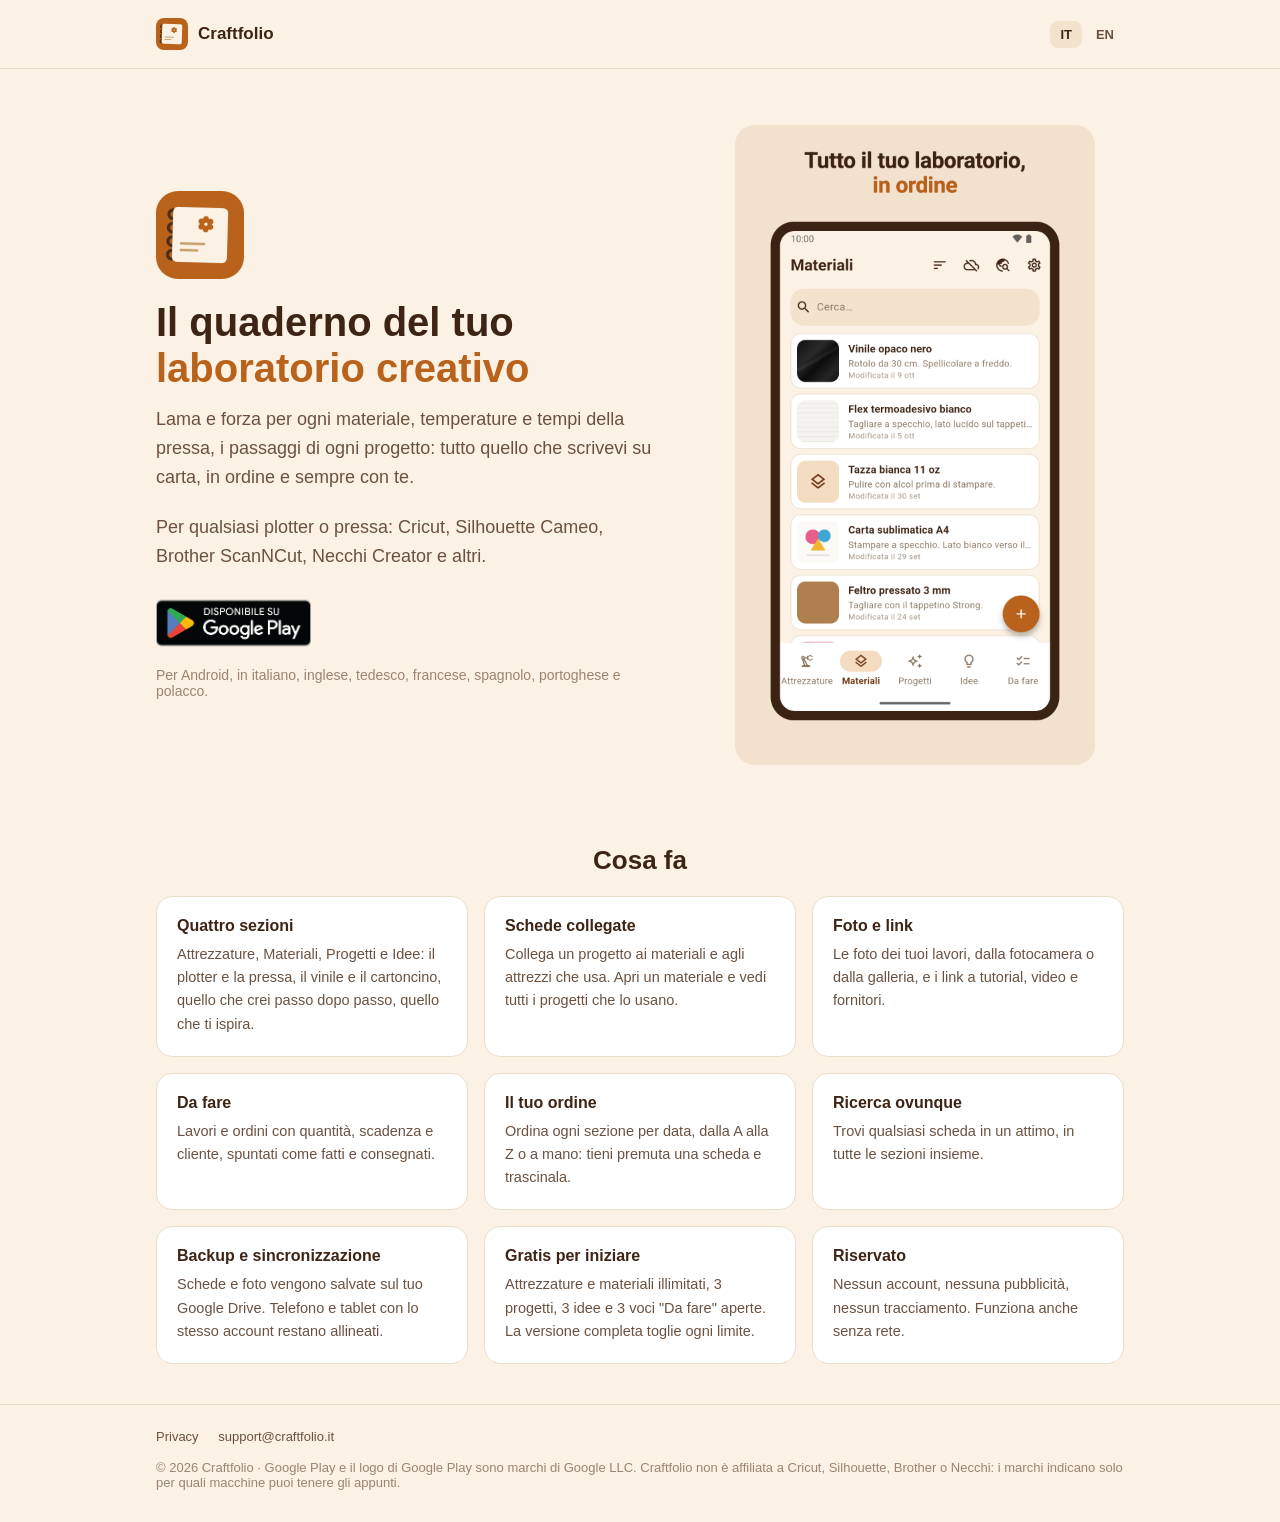
<file: index.html>
<!doctype html>
<html lang="it">
<head>
<meta charset="utf-8">
<meta name="viewport" content="width=device-width, initial-scale=1">
<title>Craftfolio — Impostazioni di plotter da taglio e pressa, il quaderno del tuo laboratorio</title>
<meta name="description" content="Craftfolio è l'app Android per gli appunti di chi usa plotter da taglio e pressa: impostazioni di lama e pressa per vinile, sublimazione e flex, materiali, progetti e idee collegati tra loro, lista "Da fare", foto, ricerca e backup su Google Drive che sincronizza telefono e tablet.">
<link rel="icon" href="assets/icon.png">
<link rel="stylesheet" href="assets/style.css">
</head>
<body>

<header class="site">
  <div class="wrap">
    <a class="brand" href="">
      <img src="assets/icon.png" alt="">
      Craftfolio
    </a>
    <nav class="lang-switch">
      <a href="" class="active">IT</a>
      <a href="en/">EN</a>
    </nav>
  </div>
</header>

<section class="hero">
  <div class="wrap">
    <div>
      <img class="icon" src="assets/icon.png" alt="">
      <h1>Il quaderno del tuo <span>laboratorio creativo</span></h1>
      <p class="sub">Lama e forza per ogni materiale, temperature e tempi della pressa, i passaggi di ogni progetto: tutto quello che scrivevi su carta, in ordine e sempre con te.</p>
      <p class="sub">Per qualsiasi plotter o pressa: Cricut, Silhouette Cameo, Brother ScanNCut, Necchi Creator e altri.</p>
      <a class="store-badge" href="https://play.google.com/store/apps/details?id=it.craftfolio.app"><img src="assets/google_play_it.png" alt="Disponibile su Google Play"></a>
      <p class="store-note">Per Android, in italiano, inglese, tedesco, francese, spagnolo, portoghese e polacco.</p>
    </div>
    <div class="shot"><img src="assets/screen_materials_it.png" alt="Elenco dei materiali in Craftfolio"></div>
  </div>
</section>

<section>
  <div class="wrap">
    <h2>Cosa fa</h2>
    <div class="grid">
      <div class="card"><h3>Quattro sezioni</h3><p>Attrezzature, Materiali, Progetti e Idee: il plotter e la pressa, il vinile e il cartoncino, quello che crei passo dopo passo, quello che ti ispira.</p></div>
      <div class="card"><h3>Schede collegate</h3><p>Collega un progetto ai materiali e agli attrezzi che usa. Apri un materiale e vedi tutti i progetti che lo usano.</p></div>
      <div class="card"><h3>Foto e link</h3><p>Le foto dei tuoi lavori, dalla fotocamera o dalla galleria, e i link a tutorial, video e fornitori.</p></div>
      <div class="card"><h3>Da fare</h3><p>Lavori e ordini con quantità, scadenza e cliente, spuntati come fatti e consegnati.</p></div>
      <div class="card"><h3>Il tuo ordine</h3><p>Ordina ogni sezione per data, dalla A alla Z o a mano: tieni premuta una scheda e trascinala.</p></div>
      <div class="card"><h3>Ricerca ovunque</h3><p>Trovi qualsiasi scheda in un attimo, in tutte le sezioni insieme.</p></div>
      <div class="card"><h3>Backup e sincronizzazione</h3><p>Schede e foto vengono salvate sul tuo Google Drive. Telefono e tablet con lo stesso account restano allineati.</p></div>
      <div class="card"><h3>Gratis per iniziare</h3><p>Attrezzature e materiali illimitati, 3 progetti, 3 idee e 3 voci "Da fare" aperte. La versione completa toglie ogni limite.</p></div>
      <div class="card"><h3>Riservato</h3><p>Nessun account, nessuna pubblicità, nessun tracciamento. Funziona anche senza rete.</p></div>
    </div>
  </div>
</section>

<footer class="site">
  <div class="wrap">
    <div>
      <a href="privacy/">Privacy</a>
      <a href="mailto:support@craftfolio.it">support@craftfolio.it</a>
    </div>
    <div>© 2026 Craftfolio · Google Play e il logo di Google Play sono marchi di Google LLC. Craftfolio non è affiliata a Cricut, Silhouette, Brother o Necchi: i marchi indicano solo per quali macchine puoi tenere gli appunti.</div>
  </div>
</footer>

</body>
</html>
</file>
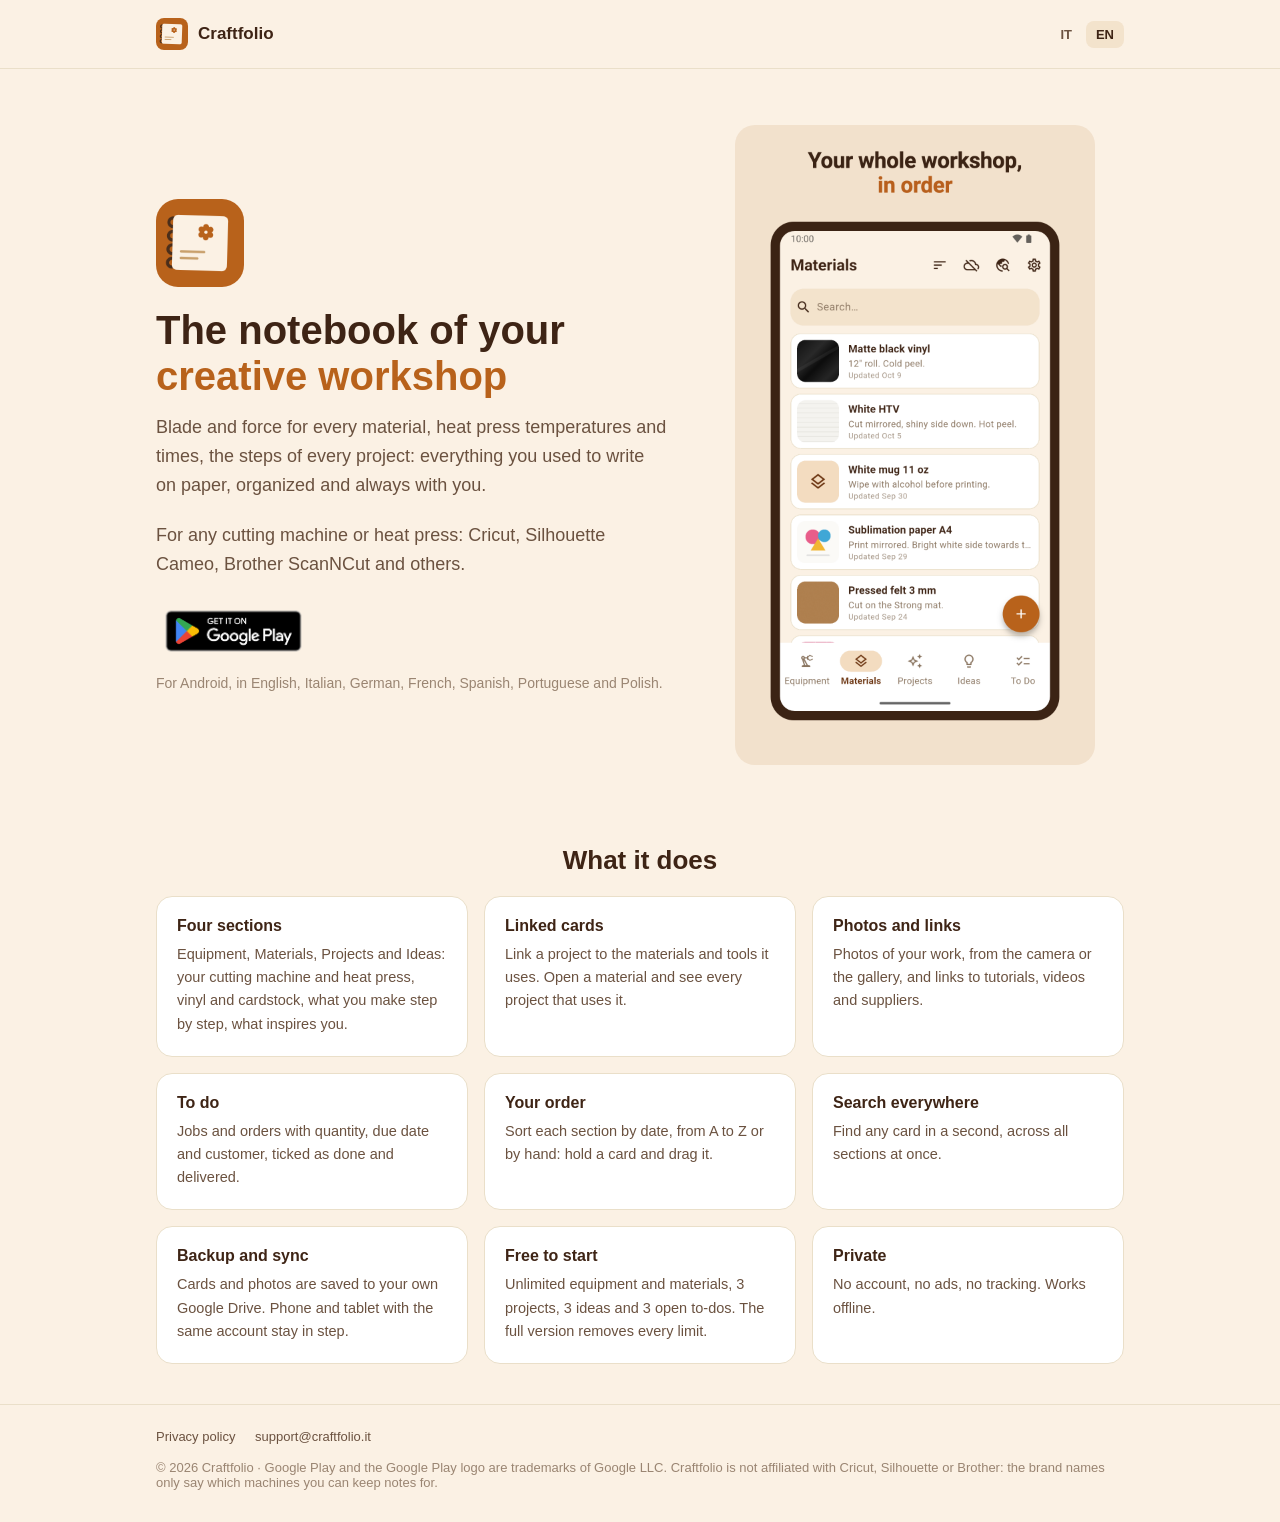
<file: en/index.html>
<!doctype html>
<html lang="en">
<head>
<meta charset="utf-8">
<meta name="viewport" content="width=device-width, initial-scale=1">
<title>Craftfolio — Vinyl cut settings and heat press notes for your craft room</title>
<meta name="description" content="Craftfolio is the Android notebook for cutting machine and heat press crafters: blade and heat press settings for vinyl, sublimation and HTV, linked materials, projects and ideas, a to-do list, photos, search and Google Drive backup that syncs phone and tablet.">
<link rel="icon" href="../assets/icon.png">
<link rel="stylesheet" href="../assets/style.css">
</head>
<body>

<header class="site">
  <div class="wrap">
    <a class="brand" href="../en/">
      <img src="../assets/icon.png" alt="">
      Craftfolio
    </a>
    <nav class="lang-switch">
      <a href="../">IT</a>
      <a href="../en/" class="active">EN</a>
    </nav>
  </div>
</header>

<section class="hero">
  <div class="wrap">
    <div>
      <img class="icon" src="../assets/icon.png" alt="">
      <h1>The notebook of your <span>creative workshop</span></h1>
      <p class="sub">Blade and force for every material, heat press temperatures and times, the steps of every project: everything you used to write on paper, organized and always with you.</p>
      <p class="sub">For any cutting machine or heat press: Cricut, Silhouette Cameo, Brother ScanNCut and others.</p>
      <a class="store-badge" href="https://play.google.com/store/apps/details?id=it.craftfolio.app"><img src="../assets/google_play_en.png" alt="Get it on Google Play"></a>
      <p class="store-note">For Android, in English, Italian, German, French, Spanish, Portuguese and Polish.</p>
    </div>
    <div class="shot"><img src="../assets/screen_materials_en.png" alt="Materials list in Craftfolio"></div>
  </div>
</section>

<section>
  <div class="wrap">
    <h2>What it does</h2>
    <div class="grid">
      <div class="card"><h3>Four sections</h3><p>Equipment, Materials, Projects and Ideas: your cutting machine and heat press, vinyl and cardstock, what you make step by step, what inspires you.</p></div>
      <div class="card"><h3>Linked cards</h3><p>Link a project to the materials and tools it uses. Open a material and see every project that uses it.</p></div>
      <div class="card"><h3>Photos and links</h3><p>Photos of your work, from the camera or the gallery, and links to tutorials, videos and suppliers.</p></div>
      <div class="card"><h3>To do</h3><p>Jobs and orders with quantity, due date and customer, ticked as done and delivered.</p></div>
      <div class="card"><h3>Your order</h3><p>Sort each section by date, from A to Z or by hand: hold a card and drag it.</p></div>
      <div class="card"><h3>Search everywhere</h3><p>Find any card in a second, across all sections at once.</p></div>
      <div class="card"><h3>Backup and sync</h3><p>Cards and photos are saved to your own Google Drive. Phone and tablet with the same account stay in step.</p></div>
      <div class="card"><h3>Free to start</h3><p>Unlimited equipment and materials, 3 projects, 3 ideas and 3 open to-dos. The full version removes every limit.</p></div>
      <div class="card"><h3>Private</h3><p>No account, no ads, no tracking. Works offline.</p></div>
    </div>
  </div>
</section>

<footer class="site">
  <div class="wrap">
    <div>
      <a href="../privacy/">Privacy policy</a>
      <a href="mailto:support@craftfolio.it">support@craftfolio.it</a>
    </div>
    <div>© 2026 Craftfolio · Google Play and the Google Play logo are trademarks of Google LLC. Craftfolio is not affiliated with Cricut, Silhouette or Brother: the brand names only say which machines you can keep notes for.</div>
  </div>
</footer>

</body>
</html>
</file>
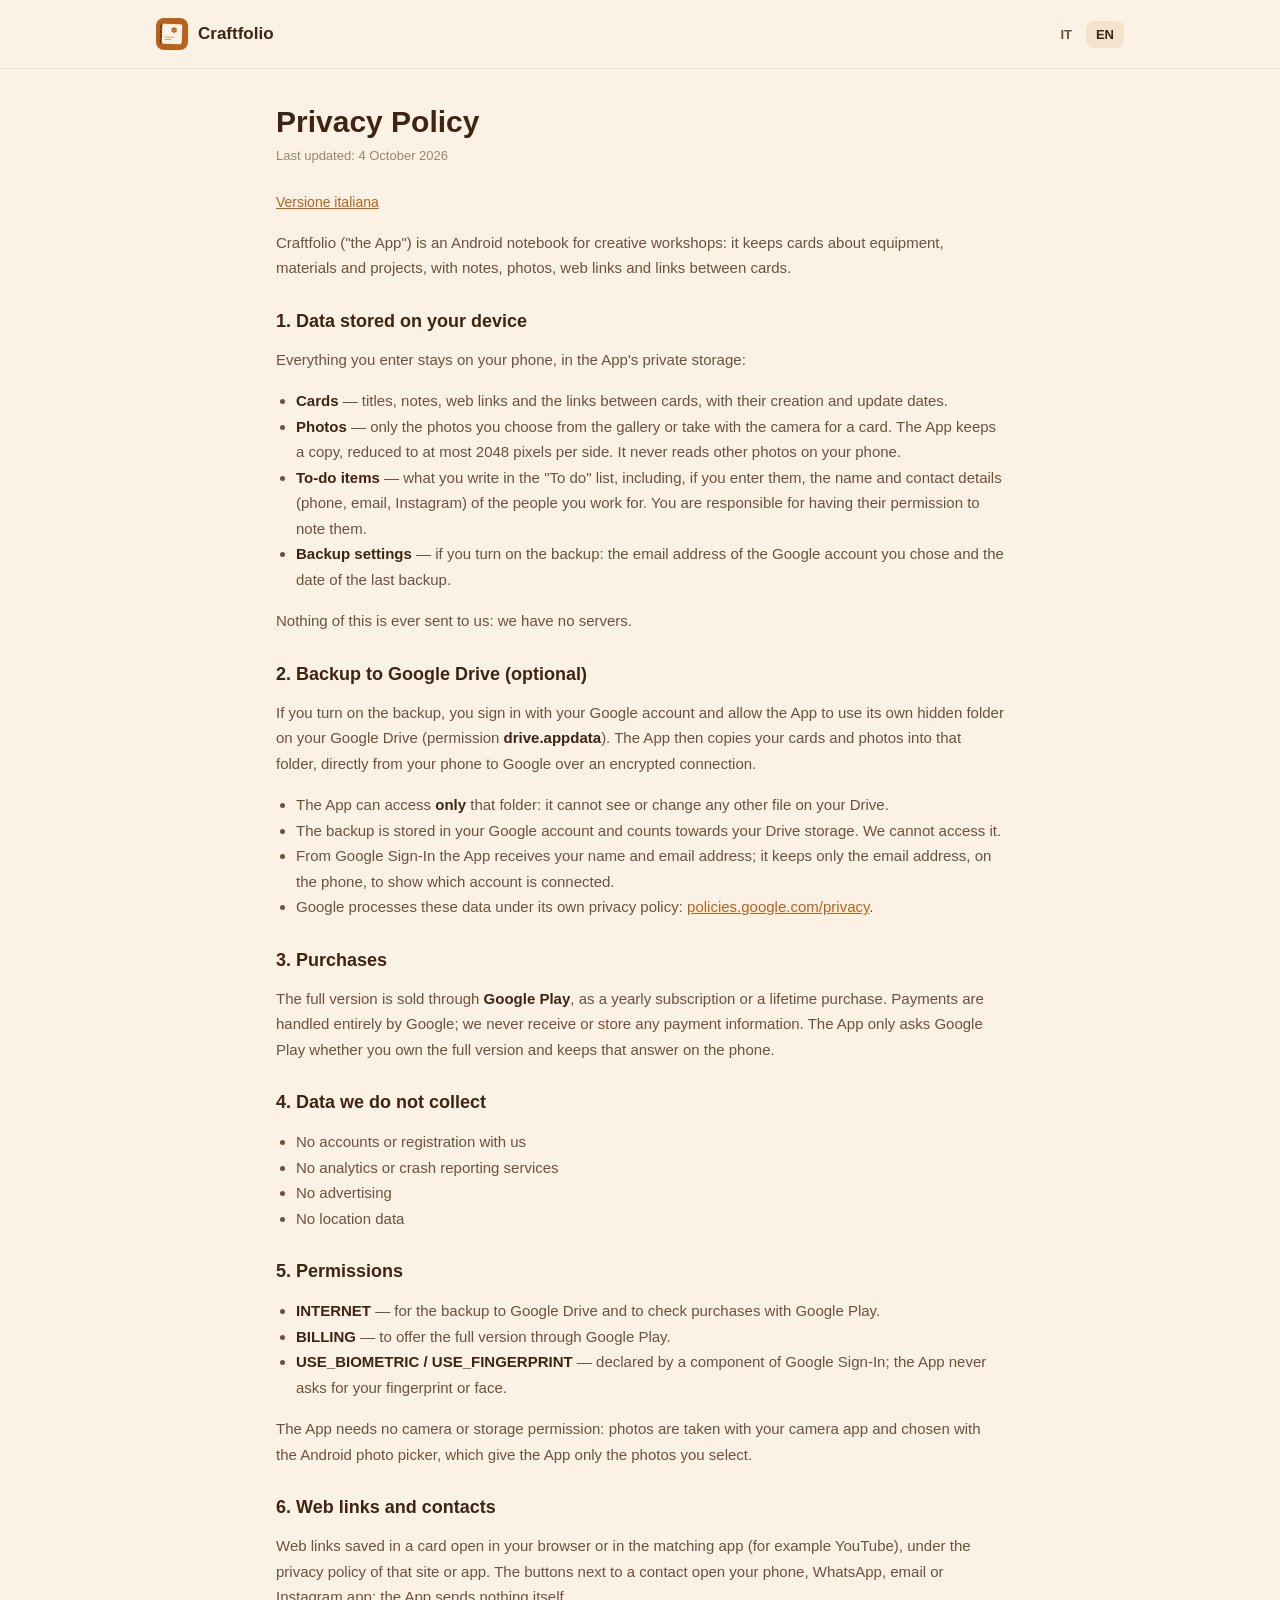
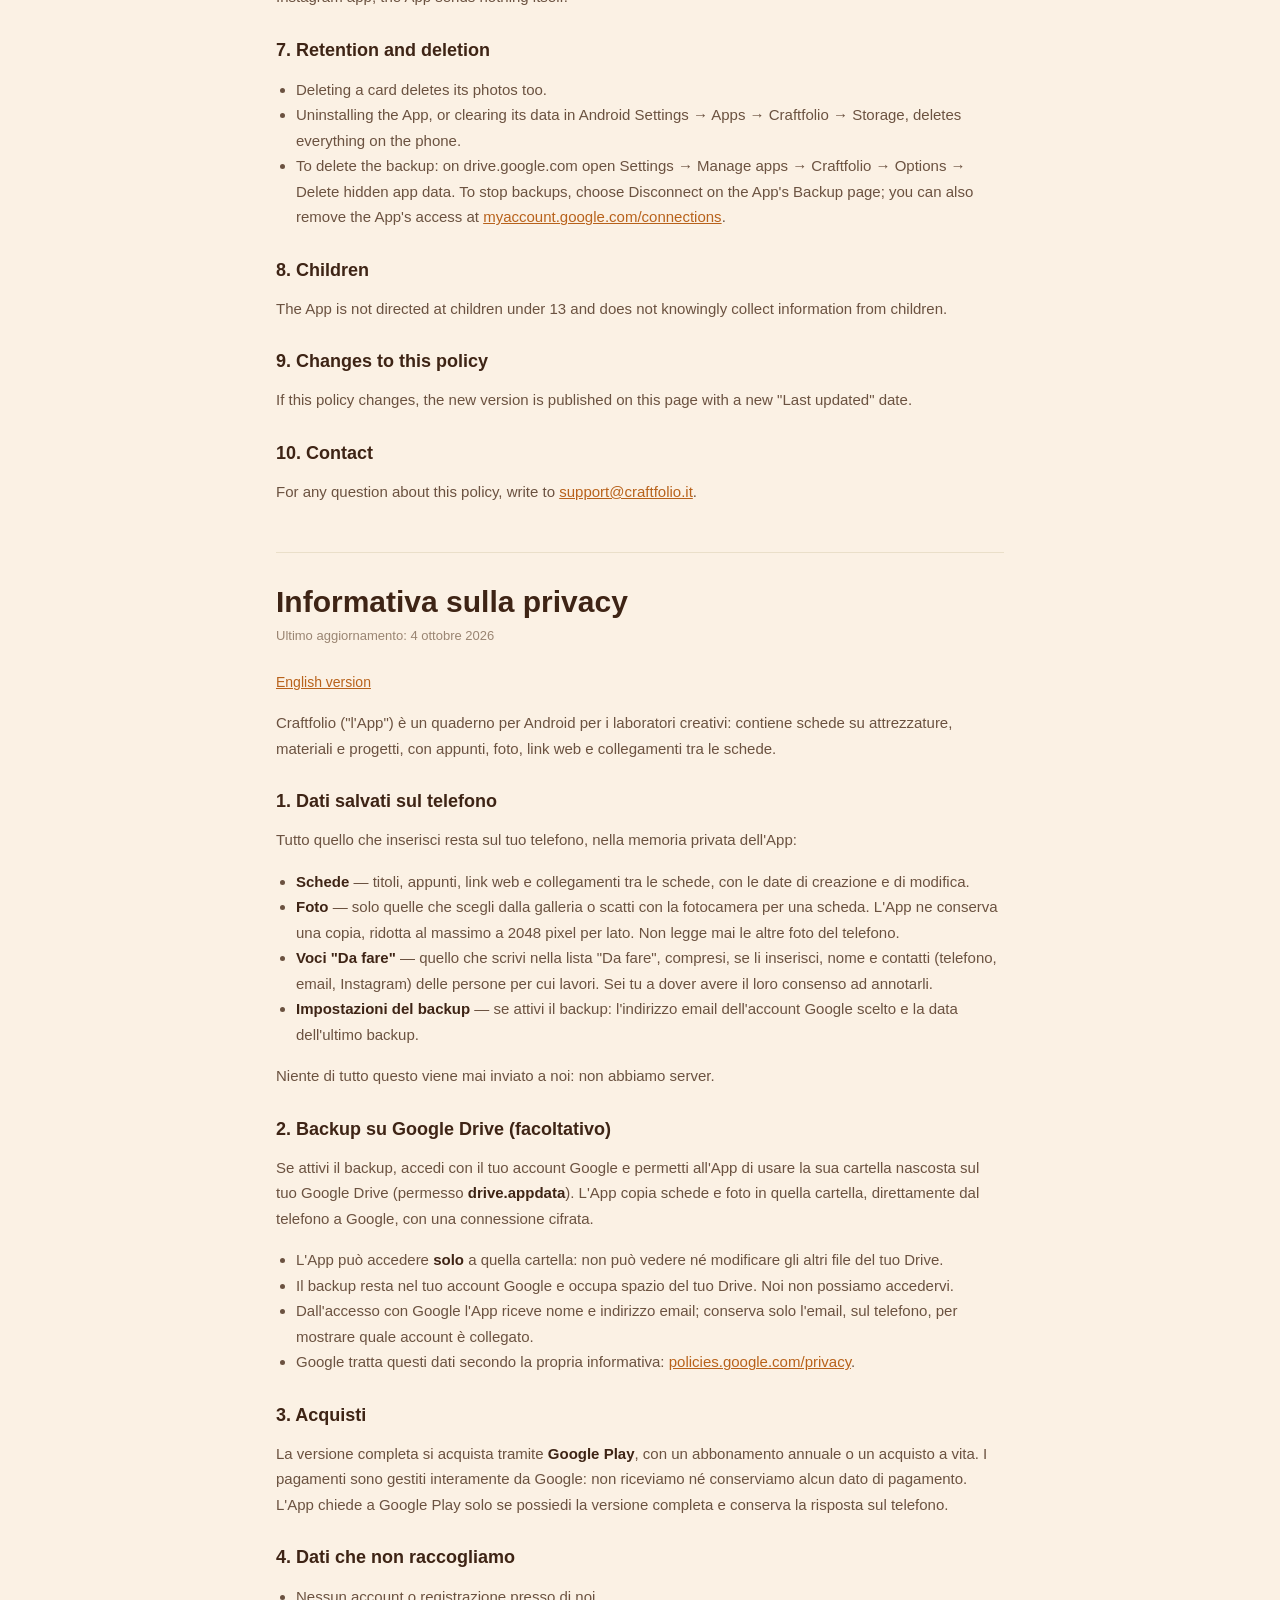
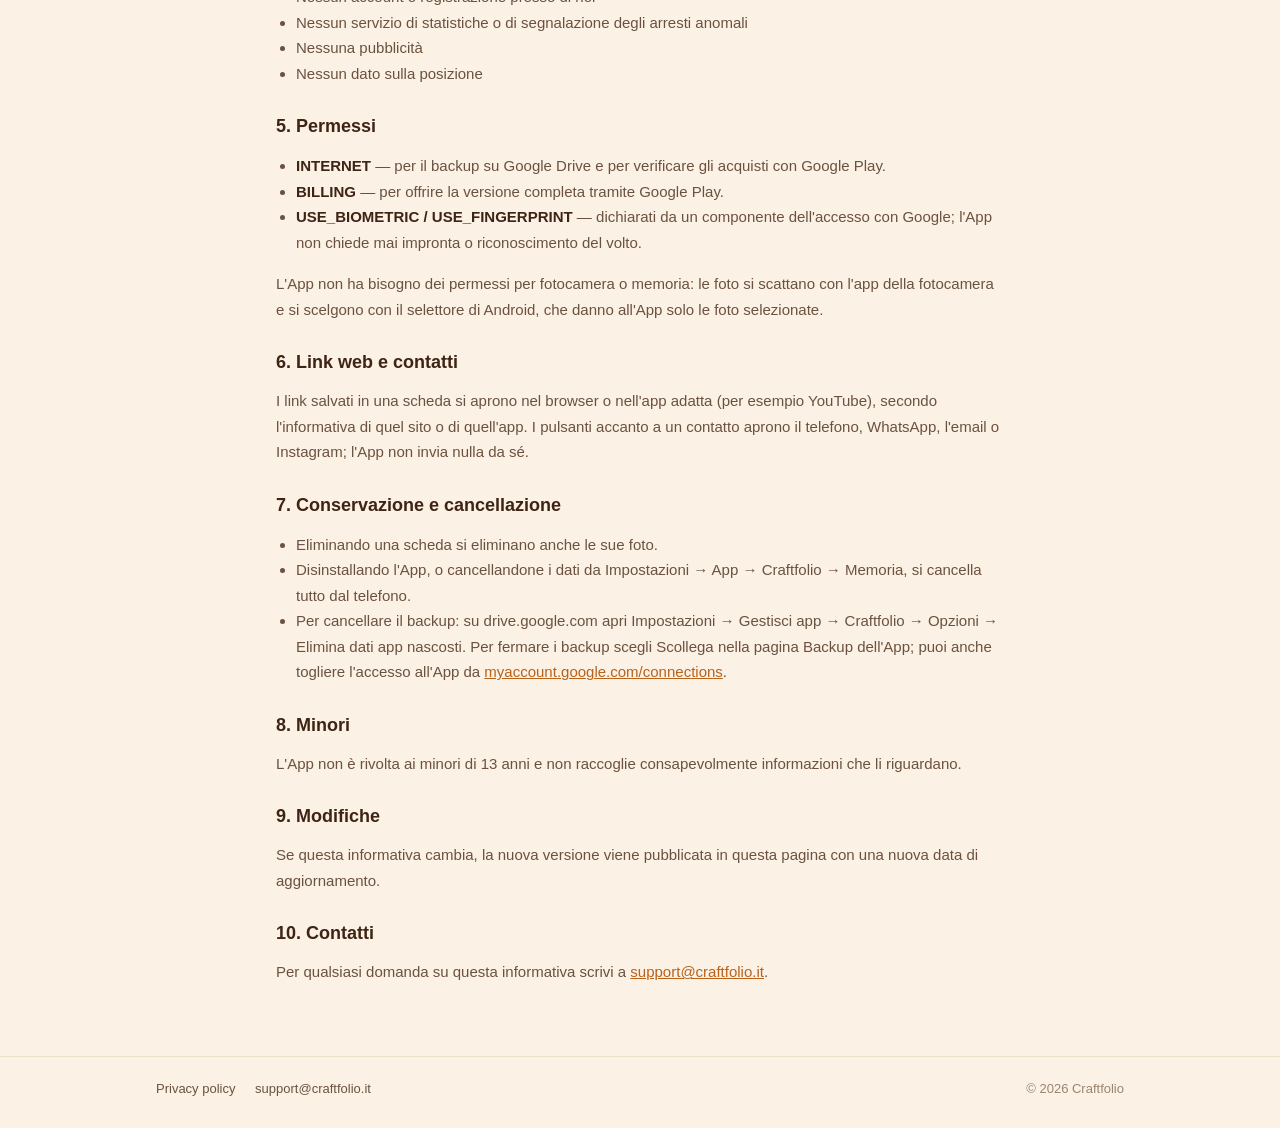
<file: privacy/index.html>
<!doctype html>
<html lang="en">
<head>
<meta charset="utf-8">
<meta name="viewport" content="width=device-width, initial-scale=1">
<title>Craftfolio — Privacy Policy</title>
<meta name="description" content="Privacy policy of the Craftfolio Android app.">
<link rel="icon" href="../assets/icon.png">
<link rel="stylesheet" href="../assets/style.css">
</head>
<body>

<header class="site">
  <div class="wrap">
    <a class="brand" href="../en/">
      <img src="../assets/icon.png" alt="">
      Craftfolio
    </a>
    <nav class="lang-switch">
      <a href="../">IT</a>
      <a href="../en/" class="active">EN</a>
    </nav>
  </div>
</header>

<main class="legal">
  <div class="wrap">

    <h1 id="en">Privacy Policy</h1>
    <p class="updated">Last updated: 4 October 2026</p>
    <p class="other-lang"><a href="#it">Versione italiana</a></p>

    <p>
      Craftfolio ("the App") is an Android notebook for creative workshops:
      it keeps cards about equipment, materials and projects, with notes,
      photos, web links and links between cards.
    </p>

    <h2>1. Data stored on your device</h2>
    <p>Everything you enter stays on your phone, in the App's private storage:</p>
    <ul>
      <li><strong>Cards</strong> — titles, notes, web links and the links
        between cards, with their creation and update dates.</li>
      <li><strong>Photos</strong> — only the photos you choose from the
        gallery or take with the camera for a card. The App keeps a copy,
        reduced to at most 2048 pixels per side. It never reads other photos
        on your phone.</li>
      <li><strong>To-do items</strong> — what you write in the "To do" list,
        including, if you enter them, the name and contact details (phone,
        email, Instagram) of the people you work for. You are responsible
        for having their permission to note them.</li>
      <li><strong>Backup settings</strong> — if you turn on the backup: the
        email address of the Google account you chose and the date of the
        last backup.</li>
    </ul>
    <p>Nothing of this is ever sent to us: we have no servers.</p>

    <h2>2. Backup to Google Drive (optional)</h2>
    <p>
      If you turn on the backup, you sign in with your Google account and
      allow the App to use its own hidden folder on your Google Drive
      (permission <strong>drive.appdata</strong>). The App then copies your
      cards and photos into that folder, directly from your phone to Google
      over an encrypted connection.
    </p>
    <ul>
      <li>The App can access <strong>only</strong> that folder: it cannot see
        or change any other file on your Drive.</li>
      <li>The backup is stored in your Google account and counts towards
        your Drive storage. We cannot access it.</li>
      <li>From Google Sign-In the App receives your name and email address;
        it keeps only the email address, on the phone, to show which account
        is connected.</li>
      <li>Google processes these data under its own privacy policy:
        <a href="https://policies.google.com/privacy">policies.google.com/privacy</a>.</li>
    </ul>

    <h2>3. Purchases</h2>
    <p>
      The full version is sold through <strong>Google Play</strong>, as a
      yearly subscription or a lifetime purchase. Payments are handled
      entirely by Google; we never receive or store any payment information.
      The App only asks Google Play whether you own the full version and
      keeps that answer on the phone.
    </p>

    <h2>4. Data we do not collect</h2>
    <ul>
      <li>No accounts or registration with us</li>
      <li>No analytics or crash reporting services</li>
      <li>No advertising</li>
      <li>No location data</li>
    </ul>

    <h2>5. Permissions</h2>
    <ul>
      <li><strong>INTERNET</strong> — for the backup to Google Drive and to
        check purchases with Google Play.</li>
      <li><strong>BILLING</strong> — to offer the full version through Google
        Play.</li>
      <li><strong>USE_BIOMETRIC / USE_FINGERPRINT</strong> — declared by a
        component of Google Sign-In; the App never asks for your fingerprint
        or face.</li>
    </ul>
    <p>
      The App needs no camera or storage permission: photos are taken with
      your camera app and chosen with the Android photo picker, which give
      the App only the photos you select.
    </p>

    <h2>6. Web links and contacts</h2>
    <p>
      Web links saved in a card open in your browser or in the matching app
      (for example YouTube), under the privacy policy of that site or app.
      The buttons next to a contact open your phone, WhatsApp, email or
      Instagram app; the App sends nothing itself.
    </p>

    <h2>7. Retention and deletion</h2>
    <ul>
      <li>Deleting a card deletes its photos too.</li>
      <li>Uninstalling the App, or clearing its data in Android Settings →
        Apps → Craftfolio → Storage, deletes everything on the phone.</li>
      <li>To delete the backup: on drive.google.com open Settings → Manage
        apps → Craftfolio → Options → Delete hidden app data. To stop
        backups, choose Disconnect on the App's Backup page; you can also
        remove the App's access at
        <a href="https://myaccount.google.com/connections">myaccount.google.com/connections</a>.</li>
    </ul>

    <h2>8. Children</h2>
    <p>
      The App is not directed at children under 13 and does not knowingly
      collect information from children.
    </p>

    <h2>9. Changes to this policy</h2>
    <p>
      If this policy changes, the new version is published on this page with
      a new "Last updated" date.
    </p>

    <h2>10. Contact</h2>
    <p>
      For any question about this policy, write to
      <a href="mailto:support@craftfolio.it">support@craftfolio.it</a>.
    </p>

    <hr>

    <h1 id="it">Informativa sulla privacy</h1>
    <p class="updated">Ultimo aggiornamento: 4 ottobre 2026</p>
    <p class="other-lang"><a href="#en">English version</a></p>

    <p>
      Craftfolio ("l'App") è un quaderno per Android per i laboratori
      creativi: contiene schede su attrezzature, materiali e progetti, con
      appunti, foto, link web e collegamenti tra le schede.
    </p>

    <h2>1. Dati salvati sul telefono</h2>
    <p>Tutto quello che inserisci resta sul tuo telefono, nella memoria privata dell'App:</p>
    <ul>
      <li><strong>Schede</strong> — titoli, appunti, link web e collegamenti
        tra le schede, con le date di creazione e di modifica.</li>
      <li><strong>Foto</strong> — solo quelle che scegli dalla galleria o
        scatti con la fotocamera per una scheda. L'App ne conserva una
        copia, ridotta al massimo a 2048 pixel per lato. Non legge mai le
        altre foto del telefono.</li>
      <li><strong>Voci "Da fare"</strong> — quello che scrivi nella lista "Da
        fare", compresi, se li inserisci, nome e contatti (telefono, email,
        Instagram) delle persone per cui lavori. Sei tu a dover avere il loro
        consenso ad annotarli.</li>
      <li><strong>Impostazioni del backup</strong> — se attivi il backup:
        l'indirizzo email dell'account Google scelto e la data dell'ultimo
        backup.</li>
    </ul>
    <p>Niente di tutto questo viene mai inviato a noi: non abbiamo server.</p>

    <h2>2. Backup su Google Drive (facoltativo)</h2>
    <p>
      Se attivi il backup, accedi con il tuo account Google e permetti
      all'App di usare la sua cartella nascosta sul tuo Google Drive
      (permesso <strong>drive.appdata</strong>). L'App copia schede e foto in
      quella cartella, direttamente dal telefono a Google, con una
      connessione cifrata.
    </p>
    <ul>
      <li>L'App può accedere <strong>solo</strong> a quella cartella: non può
        vedere né modificare gli altri file del tuo Drive.</li>
      <li>Il backup resta nel tuo account Google e occupa spazio del tuo
        Drive. Noi non possiamo accedervi.</li>
      <li>Dall'accesso con Google l'App riceve nome e indirizzo email;
        conserva solo l'email, sul telefono, per mostrare quale account è
        collegato.</li>
      <li>Google tratta questi dati secondo la propria informativa:
        <a href="https://policies.google.com/privacy?hl=it">policies.google.com/privacy</a>.</li>
    </ul>

    <h2>3. Acquisti</h2>
    <p>
      La versione completa si acquista tramite <strong>Google Play</strong>,
      con un abbonamento annuale o un acquisto a vita. I pagamenti sono
      gestiti interamente da Google: non riceviamo né conserviamo alcun dato
      di pagamento. L'App chiede a Google Play solo se possiedi la versione
      completa e conserva la risposta sul telefono.
    </p>

    <h2>4. Dati che non raccogliamo</h2>
    <ul>
      <li>Nessun account o registrazione presso di noi</li>
      <li>Nessun servizio di statistiche o di segnalazione degli arresti anomali</li>
      <li>Nessuna pubblicità</li>
      <li>Nessun dato sulla posizione</li>
    </ul>

    <h2>5. Permessi</h2>
    <ul>
      <li><strong>INTERNET</strong> — per il backup su Google Drive e per
        verificare gli acquisti con Google Play.</li>
      <li><strong>BILLING</strong> — per offrire la versione completa tramite
        Google Play.</li>
      <li><strong>USE_BIOMETRIC / USE_FINGERPRINT</strong> — dichiarati da un
        componente dell'accesso con Google; l'App non chiede mai impronta o
        riconoscimento del volto.</li>
    </ul>
    <p>
      L'App non ha bisogno dei permessi per fotocamera o memoria: le foto si
      scattano con l'app della fotocamera e si scelgono con il selettore di
      Android, che danno all'App solo le foto selezionate.
    </p>

    <h2>6. Link web e contatti</h2>
    <p>
      I link salvati in una scheda si aprono nel browser o nell'app adatta
      (per esempio YouTube), secondo l'informativa di quel sito o di
      quell'app. I pulsanti accanto a un contatto aprono il telefono,
      WhatsApp, l'email o Instagram; l'App non invia nulla da sé.
    </p>

    <h2>7. Conservazione e cancellazione</h2>
    <ul>
      <li>Eliminando una scheda si eliminano anche le sue foto.</li>
      <li>Disinstallando l'App, o cancellandone i dati da Impostazioni →
        App → Craftfolio → Memoria, si cancella tutto dal telefono.</li>
      <li>Per cancellare il backup: su drive.google.com apri Impostazioni →
        Gestisci app → Craftfolio → Opzioni → Elimina dati app nascosti. Per
        fermare i backup scegli Scollega nella pagina Backup dell'App; puoi
        anche togliere l'accesso all'App da
        <a href="https://myaccount.google.com/connections">myaccount.google.com/connections</a>.</li>
    </ul>

    <h2>8. Minori</h2>
    <p>
      L'App non è rivolta ai minori di 13 anni e non raccoglie
      consapevolmente informazioni che li riguardano.
    </p>

    <h2>9. Modifiche</h2>
    <p>
      Se questa informativa cambia, la nuova versione viene pubblicata in
      questa pagina con una nuova data di aggiornamento.
    </p>

    <h2>10. Contatti</h2>
    <p>
      Per qualsiasi domanda su questa informativa scrivi a
      <a href="mailto:support@craftfolio.it">support@craftfolio.it</a>.
    </p>

  </div>
</main>

<footer class="site">
  <div class="wrap">
    <div>
      <a href="../privacy/">Privacy policy</a>
      <a href="mailto:support@craftfolio.it">support@craftfolio.it</a>
    </div>
    <div>© 2026 Craftfolio</div>
  </div>
</footer>

</body>
</html>
</file>
<file: assets/style.css>
:root {
  --bg: #fbf1e4;
  --surface: #ffffff;
  --surface-2: #f3e3cc;
  --accent: #b8621b;
  --accent-dark: #8c4813;
  --text: #3e2415;
  --text-2: #6b5240;
  --text-3: #9a8572;
  --line: #eadfc9;
}

@media (prefers-color-scheme: dark) {
  :root {
    --bg: #1d1510;
    --surface: #2a1f18;
    --surface-2: #362820;
    --accent: #e08a45;
    --accent-dark: #f0a76a;
    --text: #f6eadb;
    --text-2: #cdb9a5;
    --text-3: #9a8572;
    --line: #3d2e24;
  }
}

* { box-sizing: border-box; }

html, body {
  margin: 0;
  padding: 0;
  background: var(--bg);
  color: var(--text);
  font-family: -apple-system, BlinkMacSystemFont, "Segoe UI", Roboto, Helvetica, Arial, sans-serif;
}

a { color: var(--accent); }
img { max-width: 100%; display: block; }

.wrap { max-width: 1000px; margin: 0 auto; padding: 0 16px; }

/* Header */
header.site { padding: 18px 0; border-bottom: 1px solid var(--line); }
header.site .wrap {
  display: flex; align-items: center; justify-content: space-between; gap: 16px;
}
.brand {
  display: flex; align-items: center; gap: 10px;
  font-weight: 700; font-size: 17px; text-decoration: none; color: var(--text);
}
.brand img { width: 32px; height: 32px; border-radius: 8px; }
.lang-switch { display: flex; gap: 4px; font-size: 13px; }
.lang-switch a {
  padding: 6px 10px; border-radius: 8px; text-decoration: none;
  color: var(--text-2); font-weight: 600;
}
.lang-switch a.active { color: var(--text); background: var(--surface-2); }

/* Hero */
.hero { padding: 56px 0 40px; }
.hero .wrap {
  display: grid; grid-template-columns: 1.1fr 0.9fr; gap: 40px; align-items: center;
}
.hero .icon { width: 88px; height: 88px; border-radius: 22px; margin-bottom: 20px; }
.hero h1 { font-size: 40px; line-height: 1.15; margin: 0 0 14px; }
.hero h1 span { color: var(--accent); }
.hero p.sub { font-size: 18px; line-height: 1.6; color: var(--text-2); margin: 0 0 22px; }
.notice {
  display: inline-block; padding: 10px 14px; border-radius: 12px;
  background: var(--surface-2); color: var(--text); font-size: 14.5px; line-height: 1.5;
}
.hero .shot img { width: 100%; max-width: 360px; margin: 0 auto; border-radius: 20px; }

/* Sections */
section { padding: 40px 0; }
section h2 { font-size: 26px; margin: 0 0 20px; text-align: center; }
.grid { display: grid; grid-template-columns: repeat(3, 1fr); gap: 16px; }
.card {
  background: var(--surface); border: 1px solid var(--line);
  border-radius: 16px; padding: 20px;
}
.card h3 { margin: 0 0 8px; font-size: 16px; }
.card p { margin: 0; color: var(--text-2); font-size: 14.5px; line-height: 1.6; }

/* Footer */
footer.site {
  border-top: 1px solid var(--line); padding: 24px 0 32px;
  color: var(--text-3); font-size: 13px;
}
footer.site .wrap { display: flex; justify-content: space-between; gap: 16px; flex-wrap: wrap; }
footer.site a { color: var(--text-2); text-decoration: none; margin-right: 16px; }

/* Legal pages */
.legal { padding: 36px 0 56px; }
.legal .wrap { max-width: 760px; }
.legal h1 { font-size: 30px; margin: 0 0 6px; }
.legal .updated { color: var(--text-3); font-size: 13px; margin: 0 0 24px; }
.legal h2 { font-size: 18px; margin: 30px 0 10px; }
.legal p, .legal li { color: var(--text-2); font-size: 15px; line-height: 1.7; }
.legal strong { color: var(--text); }
.legal ul { padding-left: 20px; }
.legal hr { border: 0; border-top: 1px solid var(--line); margin: 48px 0 32px; }
.legal .other-lang { font-size: 14px; }

@media (max-width: 720px) {
  .hero { padding: 32px 0 24px; }
  .hero .wrap { grid-template-columns: 1fr; gap: 28px; }
  .hero h1 { font-size: 32px; }
  .grid { grid-template-columns: 1fr; }
}

/* Google Play badge */
.store-badge { display: inline-block; }
.store-badge img { height: 60px; width: auto; }
.store-note { margin: 10px 0 0; font-size: 14px; color: var(--text-3); }
</file>
